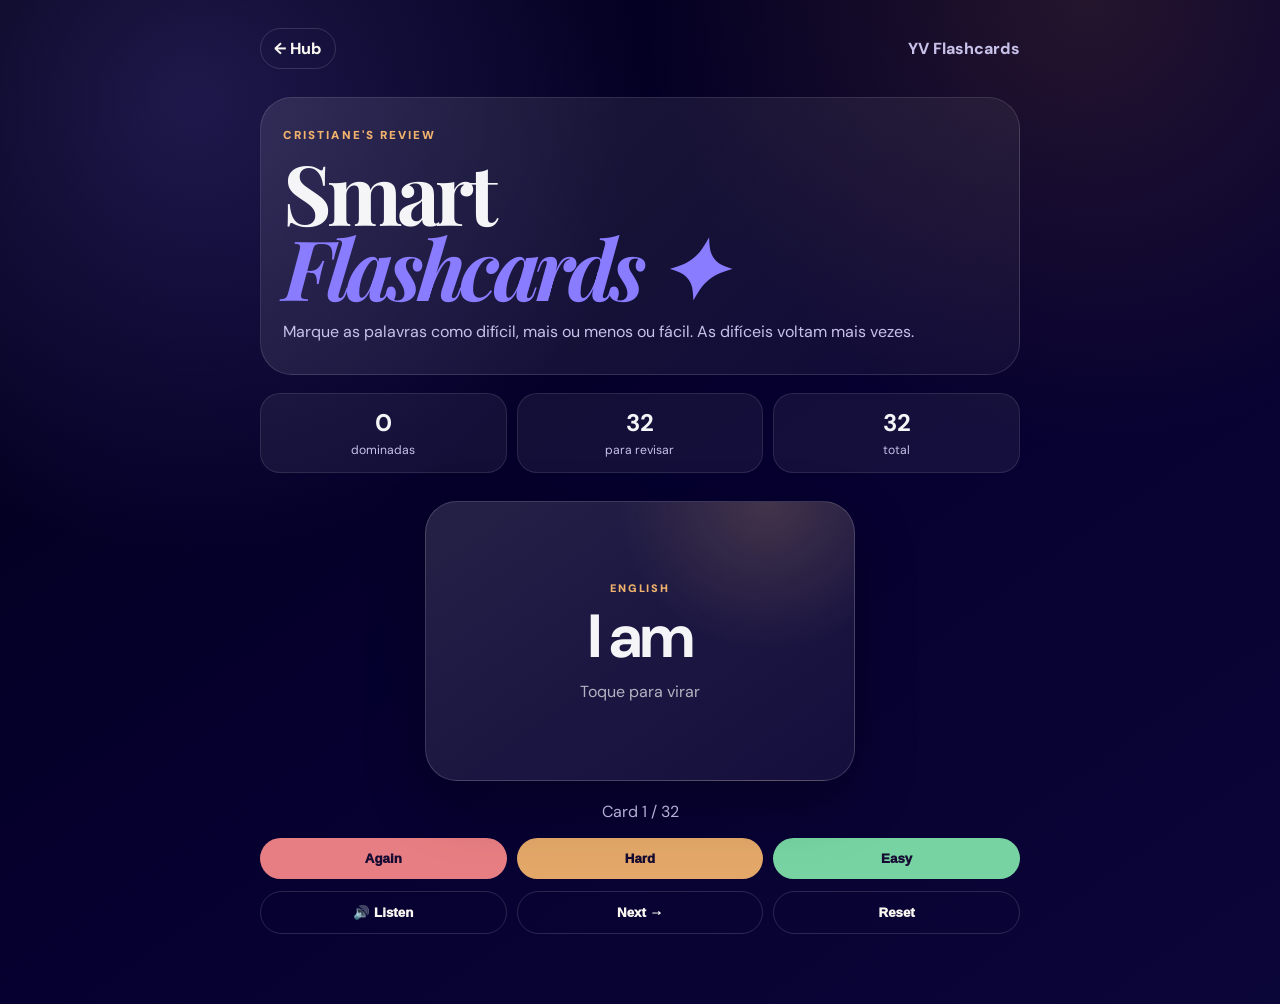
<file: flashcards.html>
<!DOCTYPE html><html lang="pt-BR"><head><meta charset="UTF-8"/><meta name="viewport" content="width=device-width, initial-scale=1.0"/><title>Cristiane · Flashcards</title><link rel="preconnect" href="https://fonts.googleapis.com"><link href="https://fonts.googleapis.com/css2?family=Playfair+Display:ital,wght@0,400;0,600;1,400&family=DM+Sans:opsz,wght@9..40,300;9..40,400;9..40,600;9..40,700&display=swap" rel="stylesheet"><link rel="stylesheet" href="flashcards.css"></head><body><main class="wrap"><header><a href="index.html">← Hub</a><p>YV Flashcards</p></header><section class="hero"><p class="eyebrow">Cristiane's Review</p><h1>Smart<br><em>Flashcards ✦</em></h1><p>Marque as palavras como difícil, mais ou menos ou fácil. As difíceis voltam mais vezes.</p></section><section class="stats"><div><strong id="knownCount">0</strong><span>dominadas</span></div><div><strong id="reviewCount">0</strong><span>para revisar</span></div><div><strong id="totalCount">0</strong><span>total</span></div></section><section class="stage"><div class="flashcard" id="flashcard" onclick="flipCard()"><div class="inner"><div class="face front"><span>English</span><h2 id="flashEnglish">I am</h2><p>Toque para virar</p></div><div class="face back"><span>Português</span><h2 id="flashPortuguese">eu sou / estou</h2><p>Toque para voltar</p></div></div></div></section><p id="progressNote" class="progress-note">Card 1 / 1</p><section class="actions"><button class="again" onclick="gradeCard('again')">Again</button><button class="hard" onclick="gradeCard('hard')">Hard</button><button class="easy" onclick="gradeCard('easy')">Easy</button></section><section class="actions secondary"><button onclick="speakCard(event)">🔊 Listen</button><button onclick="nextCard()">Next →</button><button onclick="resetStats()">Reset</button></section></main><script src="flashcards.js"></script></body></html>
</file>
<file: flashcards.css>
:root{--bg:#05002E;--bg2:#0B0638;--paper:#FAF7F2;--text:#F5F5F7;--muted:#c8c1e9;--purple:#8A7CFF;--orange:#C9823B;--orange-soft:#F0B26C;--green:#7EE0A8;--red:#FF8C8C}*{margin:0;padding:0;box-sizing:border-box}body{min-height:100vh;font-family:'DM Sans',Inter,system-ui,sans-serif;background:radial-gradient(circle at 15% 10%,rgba(138,124,255,.20),transparent 32%),radial-gradient(circle at 85% 0%,rgba(201,130,59,.16),transparent 30%),linear-gradient(145deg,#020018,var(--bg),var(--bg2));color:var(--text);padding:18px 14px 70px}.wrap{width:min(760px,100%);margin:auto}header{display:flex;justify-content:space-between;align-items:center;margin:10px 0 28px;color:var(--muted);font-weight:800}header a{color:var(--paper);text-decoration:none;border:1px solid rgba(255,255,255,.14);padding:9px 13px;border-radius:999px}.hero{border:1px solid rgba(255,255,255,.12);background:linear-gradient(135deg,rgba(255,255,255,.10),rgba(255,255,255,.04));border-radius:32px;padding:30px 22px;margin-bottom:18px}.eyebrow{color:var(--orange-soft);text-transform:uppercase;letter-spacing:.18em;font-size:.72rem;font-weight:900;margin-bottom:12px}h1{font-family:'Playfair Display',Georgia,serif;font-size:clamp(3rem,14vw,5.2rem);line-height:.9;letter-spacing:-.06em;margin-bottom:14px}h1 em{color:var(--purple);font-style:italic}.hero p:not(.eyebrow){color:var(--muted);line-height:1.6}.stats{display:grid;grid-template-columns:repeat(3,1fr);gap:10px;margin:18px 0}.stats div{background:rgba(255,255,255,.06);border:1px solid rgba(255,255,255,.10);border-radius:20px;padding:13px;text-align:center}.stats strong{display:block;font-size:1.5rem}.stats span{font-size:.76rem;color:var(--muted)}.stage{perspective:1000px;min-height:300px;display:grid;place-items:center}.flashcard{width:min(100%,430px);height:280px;cursor:pointer;transition:.28s ease}.flashcard.slide-left{transform:translateX(-120%) rotate(-10deg);opacity:0}.inner{position:relative;width:100%;height:100%;transition:transform .55s;transform-style:preserve-3d}.flashcard.flipped .inner{transform:rotateY(180deg)}.face{position:absolute;inset:0;border-radius:32px;display:flex;flex-direction:column;align-items:center;justify-content:center;text-align:center;padding:26px;backface-visibility:hidden;box-shadow:0 22px 60px rgba(0,0,0,.26)}.front{background:radial-gradient(circle at 80% 0%,rgba(240,178,108,.18),transparent 34%),linear-gradient(145deg,rgba(255,255,255,.13),rgba(255,255,255,.05));border:1px solid rgba(255,255,255,.16)}.back{background:var(--paper);color:#1b143d;transform:rotateY(180deg)}.face span{color:var(--orange-soft);text-transform:uppercase;letter-spacing:.18em;font-size:.68rem;font-weight:900;margin-bottom:10px}.back span{color:#8b5a28}.face h2{font-size:clamp(2rem,9vw,3.8rem);line-height:1.05;letter-spacing:-.04em;overflow-wrap:anywhere}.face p{margin-top:12px;opacity:.7}.progress-note{text-align:center;color:var(--muted);margin:10px 0 16px}.actions{display:grid;grid-template-columns:repeat(3,1fr);gap:10px;margin-top:12px}button{border:0;border-radius:999px;padding:13px 12px;font-weight:950;cursor:pointer;color:#160b32;background:var(--paper)}button.again{background:rgba(255,140,140,.9)}button.hard{background:rgba(240,178,108,.95)}button.easy{background:rgba(126,224,168,.95)}.actions.secondary button{background:transparent;color:var(--paper);border:1px solid rgba(255,255,255,.14)}@media(max-width:430px){.actions{grid-template-columns:1fr}.flashcard{height:250px}.stage{min-height:270px}}
</file>
